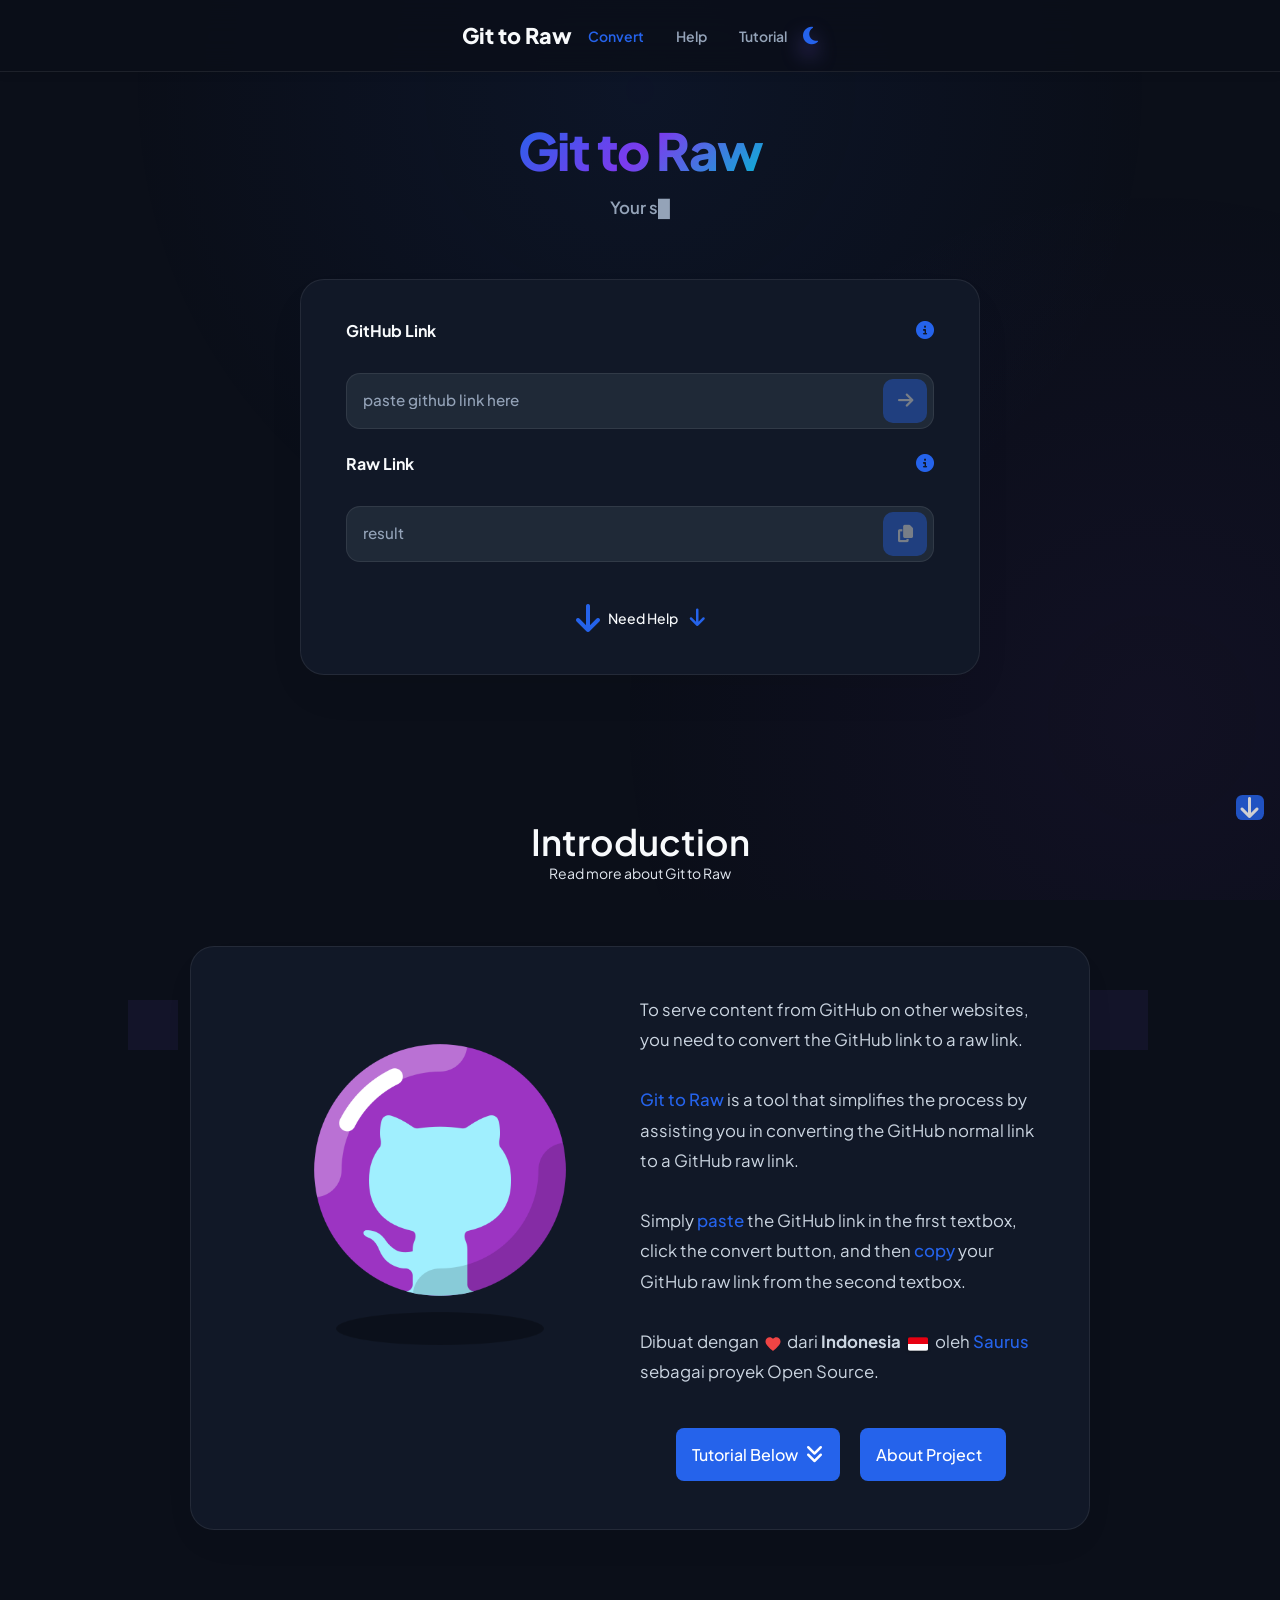
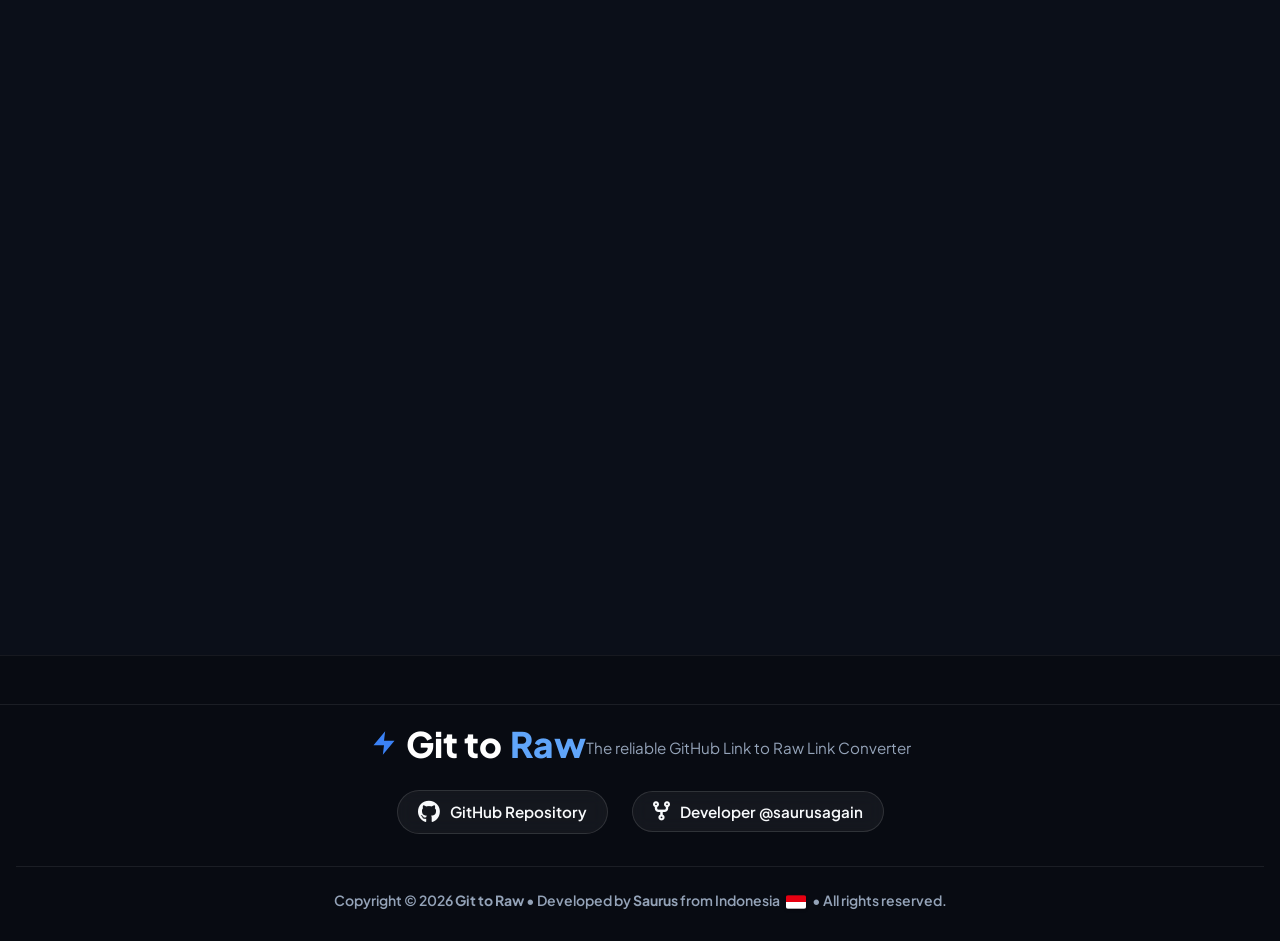
<file: index.html>
<!DOCTYPE html>
<html lang="en">

<head>
  <meta charset="UTF-8" />
  <meta name="viewport" content="width=device-width, initial-scale=1.0, maximum-scale=1, user-scalable=no" />
  <title>Git to Raw · GitHub Link to Raw Link Converter</title>
  <meta name="description" content="Your shortcut to Generate Raw GitHub Links" />
  <meta http-equiv="imagetoolbar" content="no" />

  <!-- https://search.google.com/search-console/about VERIFICATION -->
  <meta name="google-site-verification" content="ZjwLENSQF5lRd9NfQnFIDOsos5-Asxn52ugGb1NdEXM" />

  <!-- SITEMAP NEEDS! 
  https://sosteve.medium.com/your-next-js-website-isnt-on-google-time-to-fix-it-c8f92f515e35
  -->


  <!--==================== OPEN GRAPH META TAGS (FOR SOCIAL MEDIA PREVIEW) ===================== -->
  <!-- Facebook -->
  <meta property="og:title" content="Git to Raw">
  <meta property="og:description" content="Your shortcut to Generate Raw GitHub Links">
  <meta property="og:image" content="https://i.imgur.com/ceRkZe6.png">
  <meta property="og:url" content="https://saurusagain.github.io/git-to-raw/">
  <meta property="og:type" content="website">

  <!-- Twitter -->
  <meta name="twitter:card" content="summary_large_image">
  <meta name="twitter:title" content="Git to Raw">
  <meta name="twitter:description" content="Your shortcut to Generate Raw GitHub Links">
  <meta name="twitter:image" content="https://i.imgur.com/ceRkZe6.png">
  <meta name="twitter:url" content="https://saurusagain.github.io/git-to-raw/">

  <!-- Discord -->
  <meta property="twitter:site" content="@saurusagain">
  <meta property="twitter:creator" content="@saurusagain">
  <meta property="twitter:title" content="Git to Raw">
  <meta property="twitter:description" content="Your shortcut to Generate Raw GitHub Links">
  <meta property="twitter:image" content="https://i.imgur.com/ceRkZe6.png">

  <!-- Google -->
  <meta itemprop="name" content="Git to Raw">
  <meta itemprop="description" content="Your shortcut to Generate Raw GitHub Links">
  <meta itemprop="image" content="https://i.imgur.com/ceRkZe6.png">

  <!-- Pinterest -->
  <!-- Add Pinterest specific meta tags if needed -->

  <!-- Other Website -->
  <!-- Add specific meta tags for other websites if needed -->

  <!-- STRUCTURED DATA -->
  <script type="application/ld+json">
    {
      "@context": "https://schema.org",
      "@type": "WebSite",
      "name": "Git to Raw",
      "description": "Your shortcut to Generate Raw GitHub Links",
      "url": "https://saurusagain.github.io/git-to-raw/",
      "image": "https://i.imgur.com/ceRkZe6.png"
    }
  </script>

  <!--==================== UNICONS ====================-->
  <link rel="stylesheet" href="https://cdnjs.cloudflare.com/ajax/libs/font-awesome/6.5.1/css/all.min.css" />

  <!-- ====================PWA================== -->
  <link rel="manifest" href="manifest.json" />
  <!-- ios support -->
  <link rel="apple-touch-icon" href="assets/img/PwaImages/ios/32.png" />
  <link rel="apple-touch-icon" href="assets/img/PwaImages/ios/72.png" />
  <link rel="apple-touch-icon" href="assets/img/PwaImages/ios/100.png" />
  <link rel="apple-touch-icon" href="assets/img/PwaImages/ios/128.png" />
  <link rel="apple-touch-icon" href="assets/img/PwaImages/ios/144.png" />
  <link rel="apple-touch-icon" href="assets/img/PwaImages/ios/152.png" />
  <link rel="apple-touch-icon" href="assets/img/PwaImages/ios/192.png" />
  <link rel="apple-touch-icon" href="assets/img/PwaImages/ios/256.png" />
  <link rel="apple-touch-icon" href="assets/img/PwaImages/ios/512.png" />
  <meta name="apple-mobile-web-app-status-bar" content="#5779E0" />
  <!-- For Firefox and Firefox for Android -->
  <meta name="msapplication-navbutton-color" content="#5779E0">
  <meta name="apple-mobile-web-app-status-bar-style" content="#5779E0">
  <!-- For Chrome, Opera, and Safari -->
  <meta name="theme-color" content="#5779E0">

  <!-- ============FAVICONS============== -->
  <link rel="apple-touch-icon" sizes="180x180" href="assets/img/favicons/apple-touch-icon.png" />
  <link rel="icon" type="image/png" sizes="32x32" href="assets//img/favicons/favicon-32x32.png" />
  <link rel="icon" type="image/png" sizes="16x16" href="assets/img/favicons/favicon-16x16.png" />
  <link rel="icon" type="image/x-icon" href="assets/img/favicons/favicon.ico" />

  <!--==================== SWIPER CSS ====================-->
  <link rel="stylesheet" href="assets/css/swiper-bundle.min.css" />

  <!--==================== ANIMATE CSS ====================-->
  <link rel="stylesheet" href="assets/css/animate.min.css" />

  <!--==================== CSS ====================-->
  <link rel="stylesheet" href="assets/css/styles.css?v=2.0" />

  <!--==================== MATERIAL ICONS ====================-->
  <link rel="stylesheet" href="https://fonts.googleapis.com/icon?family=Material+Icons">

  <!--==================== ENHANCED MODERN STYLES ====================-->
  <link rel="stylesheet" href="assets/css/enhanced.css?v=2.0" />
</head>


<body class="dark-theme">

  <!-- ===================== CIRCLE BG ANIMATION LOOP ==================== -->
  <div class="circle_bubble__anim">
    <div></div>
    <div></div>
    <div></div>
    <div></div>
    <div></div>
    <div></div>
    <div></div>
    <div></div>
    <div></div>
    <div></div>
  </div>



  <!--==================== HEADER ====================-->
  <header class="header" id="header">
    <nav class="nav container">
      <a href="#" class="nav__logo noSelect">Git to Raw</a>

      <div class="nav__menu" id="nav-menu">
        <ul class="nav__list grid">

          <li class="nav__item">
            <a href="#convert" class="nav__link noSelect active-link">
              <i class="fa-solid fa-bolt nav__icon"></i> Convert
            </a>
          </li>


          <li class="nav__item">
            <a href="#help" class="nav__link noSelect">
              <i class="fa-solid fa-circle-question nav__icon"></i> Help
            </a>
          </li>

          <li class="nav__item">
            <a href="#tutorial" class="nav__link noSelect">
              <i class="fa-solid fa-play nav__icon"></i> Tutorial
            </a>
          </li>

          <!--
          <li class="nav__item">
            <a href="#about" class="nav__link noSelect">
              <i class="fa-solid fa-user nav__icon"></i> About
            </a>
          </li>
          -->

        </ul>
        <i class="fa-solid fa-xmark nav__close noSelect" id="nav-close"></i>
      </div>


      <div class="nav__btns">
        <!-- theme change button -->
        <i class="fa-solid fa-moon change-theme" id="theme-button"></i>

        <!-- navigation button -->
        <div class="nav__toggle noSelect" id="nav-toggle">
          <i class="uil uil-sort-amount-up nav-drawer"></i>
        </div>
      </div>
    </nav>
  </header>

  <!--==================== MAIN ====================-->

  <main class="main">

    <!--==================== CONVERT ====================-->

    <section class="convert section" id="convert">
      <h2 class="section__title convert__title">
        <convertTitleStyle>Git to Raw</convertTitleStyle>
      </h2>
      <span class="section__subtitle convert__subtitle">.</span>


      <div class="convert__container container grid">


        <div class="convert__form grid">

          <!-- INPUT/PASTE DATA HEADER -->
          <h3 class="contact-availability__title">GitHub Link  <span><i class="fa-solid fa-circle-info contact-availability__title_icon popup__button__clicker"></i></span>  </h3>

          <!-- GITHUB LINK INFO // contact-availability__title_icon popup__button__clicker ! -->
          <div class="popup__modal">
            <div class="popup__modal-content">
              <h4 class="popup__modal-title">GitHub Link Example</h4>
              <i class="fa-solid fa-xmark popup__modal-close"></i>
              <ul class="popup__modal-services grid">

                <li class="popup__modal-service">
                  <i class="fa-solid fa-angle-right popup__modal-icon"></i>
                  <p>
                    GitHub Link that can convert using Git to Raw should be look like this: <b class="popup__link_format"><br><br>https://github.com/user/project_name/blob/main/output-media/screenshot.png<br></b>
                  </p>
                </li>            

              </ul>
            </div>
          </div> 

          <!-- INPUT/PASTE DATA CONTENT -->
          <div class="convert__content">
            <input type="text" id="githubLink" class="convert__input inputted__text"
              placeholder="paste github link here" required autocomplete="off">
            <button type="" class="convert__btn" onclick="convertToRawLink()"><i
                class="fa-solid fa-arrow-right button__icon_center"></i>
            </button>
          </div>     
          

          <!-- OUTPUT/COPY DATA HEADER -->
          <h3 class="contact-availability__title">Raw Link  <span><i class="fa-solid fa-circle-info contact-availability__title_icon popup__button__clicker"></i></span>  </h3>

          <!-- RAW LINK INFO // contact-availability__title_icon popup__button__clicker ! -->
          <div class="popup__modal">
            <div class="popup__modal-content">
              <h4 class="popup__modal-title">Raw Link Sample Output</h4>
              <i class="fa-solid fa-xmark popup__modal-close"></i>
              <ul class="popup__modal-services grid">

                <li class="popup__modal-service">
                  <i class="fa-solid fa-angle-right popup__modal-icon"></i>
                  <p>
                    Raw Link output should be look like this: <b class="popup__link_format"><br><br>https://raw.githubusercontent.com/user/project_name/main/output-media/screenshot.png<br></b>
                  </p>
                </li>            

              </ul>
            </div>
          </div> 

          <!-- OUTPUT/COPY DATA CONTENT -->
          <div class="convert__content">
            <input type="text" id="rawLink" class="convert__input converted__text" placeholder="result" readonly>
            <button type="" class="convert__btn convert__copy_btn" onclick="copyRawLink()"><i
                class="fa-solid fa-copy button__icon_center"></i>
            </button>
          </div>

          <!--==================== NEED HELP ====================-->
          <div class="home__scroll">
            <a href="#help" class="home__scroll-button button--flex">
              <i class="fa-solid fa-arrow-down home__scroll-mouse"></i>
              <span class="home__scroll-name">Need Help</span>
              <i class="fa-solid fa-arrow-down home__scroll-arrow"></i>
            </a>
          </div>

        </div>

      </div>



    </section>

  </main>


  <!--==================== HELP ====================-->

  <section class="help section reveal fade-bottom" id="help">
    <h2 class="section__title">Introduction</h2>
    <span class="section__subtitle">Read more about Git to Raw</span>

    <div class="about__container container grid">
      <img src="assets/img/github1.png" alt="" class="about__img" />

      <div class="about__data">
        <p class="about__description">
          To serve content from GitHub on other websites, you need to convert the GitHub link to a raw link.
          <br><br>
          <colorTextHighlight>Git to Raw</colorTextHighlight> is a tool that simplifies the process by assisting you in
          converting the GitHub normal
          link to a GitHub raw link.
          <br><br>Simply <colorTextHighlight>paste</colorTextHighlight> the GitHub link in the first textbox,
          click the convert button, and then <colorTextHighlight>copy</colorTextHighlight> your GitHub raw link from the
          second textbox.
          <br><br>Dibuat dengan <svg class="heart-icon" xmlns="http://www.w3.org/2000/svg" viewBox="0 0 24 24" fill="#EF4444" style="width: 18px; height: 18px; display: inline-block; vertical-align: middle; margin: 0 2px;"><path d="M12 21.35l-1.45-1.32C5.4 15.36 2 12.28 2 8.5 2 5.42 4.42 3 7.5 3c1.74 0 3.41.81 4.5 2.09C13.09 3.81 14.76 3 16.5 3 19.58 3 22 5.42 22 8.5c0 3.78-3.4 6.86-8.55 11.54L12 21.35z"/></svg> dari <b>Indonesia</b> <svg class="flag-icon" xmlns="http://www.w3.org/2000/svg" viewBox="0 0 3 2" style="width: 20px; height: 14px; display: inline-block; vertical-align: middle; border-radius: 2px; box-shadow: 0 1px 3px rgba(0,0,0,0.3); margin: 0 4px;"><rect width="3" height="1" fill="#E70011"/><rect y="1" width="3" height="1" fill="#FFFFFF"/></svg> oleh <a href="https://github.com/saurusagain" target="_blank" rel="noopener noreferrer"><colorTextHighlight>Saurus</colorTextHighlight></a> sebagai proyek Open Source.
        </p>


        <!-- 2 BUTTONS BELOW -->

        <div class="about__btns__container">

          <!-- TRY IT NOW BUTTON -->
          <div class="about__buttons">
            <a href="#tutorial" class="button button--flex">
              Tutorial Below<i class="fa-solid fa-angles-down button__icon"></i></a>
          </div>

          <!-- SOURCE CODE BUTTON -->
          <div class="about__buttons">
            <a class="button button--flex popup__button__clicker">
              About Project<i class="fa-solid fa-user-exclamation button__icon"></i></a>
          </div>

          <!-- ABOUT PROJECT MODAL! -->
          <div class="popup__modal">
            <div class="popup__modal-content">
              <h4 class="popup__modal-title">About Project</h4>
              <i class="fa-solid fa-xmark popup__modal-close"></i>
              <ul class="popup__modal-services grid">

                <li class="popup__modal-service">
                  <i class="fa-solid fa-bolt popup__modal-icon" style="color: #3B82F6;"></i>
                  <p>
                    <b>Git to Raw</b> — Instant GitHub link to Raw content URL converter.
                  </p>
                </li>

                <li class="popup__modal-service">
                  <i class="fa-solid fa-user-astronaut popup__modal-icon" style="color: #10B981;"></i>
                  <p>
                    Developed by <b>Saurus</b> from Indonesia <svg class="flag-icon" xmlns="http://www.w3.org/2000/svg" viewBox="0 0 3 2" style="width: 20px; height: 14px; display: inline-block; vertical-align: middle; border-radius: 2px; box-shadow: 0 1px 3px rgba(0,0,0,0.3); margin: 0 4px;"><rect width="3" height="1" fill="#E70011"/><rect y="1" width="3" height="1" fill="#FFFFFF"/></svg>.
                    Check developer profile on <a href="https://github.com/saurusagain" target="_blank" rel="noopener noreferrer">
                      <colorTextHighlight>GitHub</colorTextHighlight></a>
                  </p>
                </li>

                <li class="popup__modal-service">
                  <i class="fa-brands fa-github popup__modal-icon" style="color: #60A5FA;"></i>
                  <p>
                    Open Source Repository: <a href="https://github.com/saurusagain/Git-to-raw" target="_blank" rel="noopener noreferrer">
                      <colorTextHighlight>saurusagain/Git-to-raw</colorTextHighlight></a>
                  </p>
                </li>

                <li class="popup__modal-service">
                  <i class="fa-solid fa-shield-halved popup__modal-icon" style="color: #F59E0B;"></i>
                  <p>
                    Fast, secure, client-side conversion with zero tracking and full privacy.
                  </p>
                </li>                

              </ul>
            </div>
          </div>

        </div>

      </div>
    </div>

  </section>


  <!--==================== TUTORIAL ====================-->

  <section class="tutorial section reveal fade-bottom" id="tutorial">
    <h2 class="section__title">Video Tutorial</h2>
    <span class="section__subtitle">Watch the Video Tutorial by Me</span>

    <div class="video__container">
      <iframe width="560" height="315" src="https://www.youtube-nocookie.com/embed/9mlEIw5V7vk" title="YouTube video player" frameborder="0" allow="accelerometer; autoplay; clipboard-write; encrypted-media; gyroscope; picture-in-picture; web-share" allowfullscreen></iframe>
    </div>


    
    <div class="video__btns__container">

      <!-- TRY NOW -->
      <div class="video__down_buttons">
        <a href="#convert" class="button button--flex">
          Try it Now!<i class="fa-solid fa-angles-up button__icon"></i></a>
      </div>

      <!-- SOURCE CODE -->
      <div class="video__down_buttons">
        <a href="https://youtube.com/@EMTechon?sub_confirmation=1" target="_blank" rel="noopener noreferrer" class="button button--flex">
          Subscribe<i class="fa-brands fa-youtube button__icon"></i></a>
      </div>

    </div>

  </section>




  <!--==================== FOOTER ====================-->

  <footer class="footer">

    <div class="footer__bg">
      <div class="footer__container container">

        <div class="footer__logo_container" style="text-align: center; margin-bottom: 1.5rem;">
          <div style="font-size: 2.2rem; font-weight: 800; color: #FFFFFF; display: inline-flex; align-items: center; justify-content: center; gap: 8px;"><svg class="bolt-icon" xmlns="http://www.w3.org/2000/svg" viewBox="0 0 24 24" fill="currentColor" style="width: 28px; height: 28px; display: inline-block; vertical-align: middle; color: #3B82F6;"><path d="M13 2L3 14h9l-1 8 10-12h-9l1-8z"/></svg> Git to <span style="color: #60A5FA;">Raw</span></div>
          <p style="color: #94A3B8; font-size: 0.95rem; margin-top: 0.5rem;">The reliable GitHub Link to Raw Link Converter</p>
        </div>

        <!------- GITHUB ONLY ------->
        <div class="footer__github_section" style="display: flex; justify-content: center; align-items: center; gap: 1.5rem; flex-wrap: wrap; margin-bottom: 2rem;">
          <a href="https://github.com/saurusagain/git-to-raw" target="_blank" rel="noopener noreferrer" class="footer__github_pill">
            <i class="fa-brands fa-github" style="font-size: 1.4rem;"></i>
            <span>GitHub Repository</span>
          </a>
          <a href="https://github.com/saurusagain" target="_blank" rel="noopener noreferrer" class="footer__github_pill">
            <i class="fa-solid fa-code-fork" style="font-size: 1.2rem;"></i>
            <span>Developer @saurusagain</span>
          </a>
        </div>

      </div>

      <p class="footer__copy" style="border-top: 1px solid rgba(255,255,255,0.08); padding-top: 1.5rem; color: #94A3B8;">Copyright © <span current-year></span> <b>Git to Raw</b> • Developed by <b>Saurus</b> from Indonesia <svg class="flag-icon" xmlns="http://www.w3.org/2000/svg" viewBox="0 0 3 2" style="width: 20px; height: 14px; display: inline-block; vertical-align: middle; border-radius: 2px; box-shadow: 0 1px 3px rgba(0,0,0,0.3); margin: 0 4px;"><rect width="3" height="1" fill="#E70011"/><rect y="1" width="3" height="1" fill="#FFFFFF"/></svg> • All rights reserved.</p>
    </div>

  </footer>

  <!--==================== SCROLL TOP ====================-->
  <a href="#convert" class="scrollup" id="scroll-up" title="Scroll to Top">
    <i class="uil uil-arrow-up scrollup__icon"></i>
  </a>

  <!--==================== SCROLL DOWN ====================-->
  <a href="#help" class="scrolldown" id="scroll-down" title="Scroll to down">
    <i class="fa-solid fa-arrow-down scrolldown__icon"></i>
  </a>

  <!--==================== SWIPER JS ====================-->
  <script src="assets/js/swiper-bundle.min.js"></script>

  <!--==================== SMTP (For Senting Emails) ====================-->
  <script src="assets/js/smtp.js"></script>

  <!--==================== reCAPTCHA ====================-->
  <!--
  <script src="https://www.google.com/recaptcha/enterprise.js?render=6LdUccImAAAAALa1N3ue9L4t8SVRdA3adp2aziIF"></script>
  -->
  <script src="https://www.google.com/recaptcha/api.js?render=6LdUccImAAAAALa1N3ue9L4t8SVRdA3adp2aziIF"></script>

  <!--==================== SVG INJECT ====================-->
  <!--
  <script src="assets/js/svg-inject.min.js"></script>  
  -->

  <!--==================== DISABLE WEB TOOLS ====================-->
  <!-- https://github.com/theajack/disable-devtool/tree/master 
  <script disable-devtool-auto src='https://cdn.jsdelivr.net/npm/disable-devtool'></script>    -->

  <!--==================== MAIN JS ====================-->
  <script src="assets/js/main.js?v=2.0"></script>



  <!--==================== LINKS (GITHUB ONLY) ====================-->
  <script>
    var github_Var = document.getElementsByClassName('github_Link');
    Array.from(github_Var).forEach(function (linkElement) {
      linkElement.href = 'https://github.com/saurusagain';
    });
  </script>



  <!-- ===================== SHOW/HIDE LOADER ==================== -->
  <script>
    function hideLoader() {
    var loadingElement = document.getElementById("loading");
    if (loadingElement) {
      loadingElement.style.opacity = '0';
      loadingElement.style.transition = 'opacity 0.4s ease';
      setTimeout(() => { loadingElement.style.display = "none"; }, 400);
    }
  }
  window.addEventListener('load', hideLoader);
  setTimeout(hideLoader, 1200);
  </script>

  <!-- =====================REGISTER SERVICE WORKER================ -->
  <script>
    if ("serviceWorker" in navigator) {
      window.addEventListener("load", function () {
        navigator.serviceWorker
          .register("/serviceWorker.js")
          .then((res) => console.log("service worker registered successfully"))
          .catch((err) => console.log("service worker not registered", err));
      });
    }
  </script>
</body>

</html>
</file>
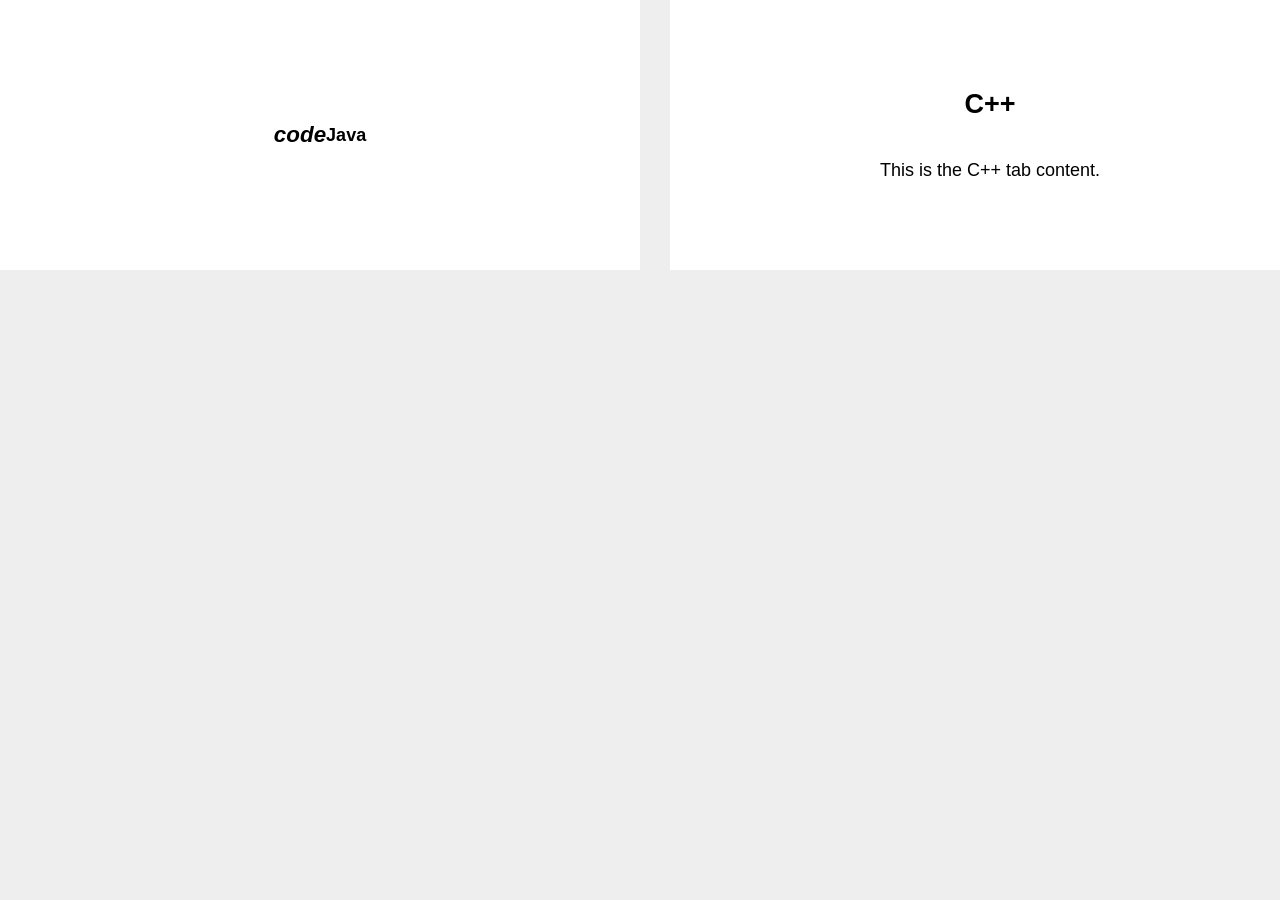
<file: test.html>
<!DOCTYPE html>
<html lang="en">

<head>
  <meta charset="utf-8" />
  <title>Swiper demo</title>
  <meta name="viewport" content="width=device-width, initial-scale=1, minimum-scale=1, maximum-scale=1" />
  <!-- Link Swiper's CSS -->
  <link rel="stylesheet" href="https://cdn.jsdelivr.net/npm/swiper@10/swiper-bundle.min.css" />

  <!-- Demo styles -->
  <style>
    html,
    body {
      position: relative;
      height: 100%;
    }

    body {
      background: #eee;
      font-family: Helvetica Neue, Helvetica, Arial, sans-serif;
      font-size: 14px;
      color: #000;
      margin: 0;
      padding: 0;
    }

    .swiper {
      width: 100%;
      height: 100%;
    }

    .tab-content {
      display: flex;
      flex-direction: column;
      justify-content: center;
      align-items: center;
      text-align: center;
    }

    .tab-content h2 {
      margin-top: 0;
    }

    .tab-content p {
      margin-bottom: 0;
    }

    .card {
      text-align: center;
      font-size: 18px;
      background: #fff;
      display: flex;
      justify-content: center;
      align-items: center;
      height: 30%; /* adjust height */
      flex-basis: 50%; /* Adjust this value as per your preference */
    }

    .plang__button_link {
      border: none;
      background: transparent;

      font-size: var(--h3-font-size);
      font-weight: var(--font-medium);
      cursor: pointer;
      display: flex;
      justify-content: center;
      align-items: center;
      color: var(--text-color);
      transition: transform 0.3s, opacity 0.3s;
    }

    .plang__button_link:hover {
      color: var(--first-color);
      /*animation while hovering */
      transform: scale(1.05);
      opacity: 0.9;
    }

    .plang__button_link i {
      font-size: 1.4rem;
      margin-right: var(--mb-0-25);
    }

    .plang__button_link.active {
      color: var(--first-color);
      font-weight: bold;
    }
  </style>
</head>

<body>
  <!-- Swiper -->
  <div class="swiper mySwiper">
    <div class="swiper-wrapper">
      <div class="swiper-slide card">
        <!-- Java Tab Content -->
        <div class="tab-content" id="java-content">
          <li class="plang__tabs_item">
            <button type="button" class="plang__button_link active"
              onclick="showTab('java-content', this); changeBackgroundImage('assets/img/skills/java.svg')">
              <i class="material-icons">code</i>Java
          </li>
        </div>
      </div>
      <div class="swiper-slide card">
        <!-- C++ Tab Content -->
        <div class="tab-content" id="cpp-content">
          <h2>C++</h2>
          <p>This is the C++ tab content.</p>
        </div>
      </div>
      <div class="swiper-slide card">
        <!-- C# Tab Content -->
        <div class="tab-content" id="csharp-content">
          <h2>C#</h2>
          <p>This is the C# tab content.</p>
        </div>
      </div>
      <div class="swiper-slide card">
        <!-- C Tab Content -->
        <div class="tab-content" id="c-content">
          <h2>C</h2>
          <p>This is the C tab content.</p>
        </div>
      </div>
      <div class="swiper-slide card">
        <!-- HTML Tab Content -->
        <div class="tab-content" id="html-content">
          <h2>HTML</h2>
          <p>This is the HTML tab content.</p>
        </div>
      </div>
      <div class="swiper-slide card">
        <!-- Android Tab Content -->
        <div class="tab-content" id="android-content">
          <h2>Android</h2>
          <p>This is the Android tab content.</p>
        </div>
      </div>
    </div>
  </div>

  <!-- Swiper JS -->
  <script src="https://cdn.jsdelivr.net/npm/swiper@10/swiper-bundle.min.js"></script>

  <!-- Initialize Swiper -->
  <script>
    var swiper = new Swiper(".mySwiper", {
      slidesPerView: 3,
      spaceBetween: 30,
      pagination: {
        el: ".swiper-pagination",
        clickable: true,
      },
    });
  </script>
</body>

</html>
</file>
<file: assets/css/styles.css>
/*==================== GOOGLE FONTS ====================*/

@import url('https://fonts.cdnfonts.com/css/poppins?styles=20394,20397,20398,20387,20388,20390,20391,20392,20393,20395,20396,20383,20384,20385,20386,20381,20382');


/** Montserrat-Alt1 Light **/
@font-face {
  font-family: "Montserrat-Alt1";
  font-weight: 300;
  font-style: normal;
  src: url("/assets/fonts/MontserratAlt1-Light.woff2") format("woff2"),
    url("/assets/fonts/MontserratAlt1-Light.woff") format("woff");
}

/*==================== VARIABLES CSS ====================*/

:root {
  --header-height: 3.2rem;
  /*========== Colors ==========*/
  /* Change favorite color */
  --hue-color: 250;
  /*Purple 250 - Green 142 - Blue 230 - Pink 340*/
  /* HSL color mode */
  --first-color: hsl(var(--hue-color), 69%, 61%);
  --first-color-second: hsl(var(--hue-color), 69%, 61%);
  --first-color-alt: hsl(var(--hue-color), 57%, 53%);
  --first-color-lighter: hsl(var(--hue-color), 92%, 85%);
  --first-color-lighter-transparent: hsl(var(--hue-color), 92%, 85%, 0.5);
  /* floating animation bg color */
  --title-color: hsl(var(--hue-color), 8%, 15%);
  --text-color: hsl(var(--hue-color), 8%, 45%);
  --text-color-light: hsl(var(--hue-color), 8%, 65%);
  --input-color: hsl(var(--hue-color), 70%, 96%);
  --body-color: hsl(var(--hue-color), 60%, 99%);
  /* BASE COLOR: BLACK THEME & WHITE THEME */
  --container-color: #fff;
  --text-color-white: #fff;
  --scroll-bar-color: hsl(var(--hue-color), 12%, 90%);
  --scroll-thumb-color: hsl(var(--hue-color), 12%, 65%);
  --scroll-thumb-color-hovered: hsl(var(--hue-color), 12%, 55%);
  --shadow: hsl(var(--hue-color), 92%, 85%, 50);
  /* filter drop shadow */
  --text-highlight-gradient-1: linear-gradient(to left, #B374F8, #4da3ff);

  /*========== Font and typography ==========*/
  --body-font: "Poppins", sans-serif;
  --body-font2: "Montserrat-Alt1", normal;
  /* .5rem = 8px, 1rem = 16px, 1.5rem = 24px ... */
  --huge-font-size: 5rem;
  --big-font-size: 2rem;
  --h1-font-size: 1.5rem;
  --h2-font-size: 1.25rem;
  --h3-font-size: 1.125rem;
  --h4-font-size: 1.130rem;
  --normal-font-size: 0.938rem;
  --small-font-size: 0.813rem;
  --smaller-font-size: 0.75rem;
  /*========== Font weight ==========*/
  --font-light: 300;
  --font-normal: 400;
  --font-medium: 500;
  --font-semi-bold: 600;
  --font-bold: 800;
  /*========== Margines ==========*/
  /* .25rem = 4px, .5rem = 8px, .75rem = 12px ... */
  --mb-0: 0rem;
  --mb-0-25: 0.25rem;
  --mb-0-5: 0.5rem;
  --mb-0-75: 0.75rem;
  --mb-1: 1rem;
  --mb-1-5: 1.5rem;
  --mb-2: 2rem;
  --mb-2-5: 2.5rem;
  --mb-3: 3rem;
  /*========== z index ==========*/
  --z-tooltip: 10;
  --z-fixed: 100;
  --z-modal: 200;
}

/* Font size for large devices */
@media screen and (min-width: 968px) {
  :root {
    --big-font-size: 3rem;
    --h1-font-size: 2.25rem;
    --h2-font-size: 1.5rem;
    --h3-font-size: 1.25rem;
    --normal-font-size: 1rem;
    --small-font-size: 0.875rem;
    --smaller-font-size: 0.813rem;
  }
}

/*========== Variables Dark theme ==========*/

body.dark-theme {
  /* HSL color mode */
  --shadow: hsl(var(--hue-color), 69%, 61%, 0.7);
  /* filter drop shadow */
  --first-color-lighter-transparent: hsl(var(--hue-color), 69%, 61%, 0.08);
  /* floating animation bg color */
  --first-color-second: hsl(var(--hue-color), 30%, 8%);
  --title-color: hsl(var(--hue-color), 8%, 95%);
  --text-color: hsl(var(--hue-color), 8%, 75%);
  --input-color: hsl(var(--hue-color), 29%, 16%);
  --body-color: hsl(var(--hue-color), 28%, 12%);
  --container-color: hsl(var(--hue-color), 29%, 16%);
  --scroll-bar-color: hsl(var(--hue-color), 12%, 20%);
  --scroll-thumb-color: hsl(var(--hue-color), 12%, 40%);
  --scroll-thumb-color-hovered: hsl(var(--hue-color), 12%, 60%);
}

/*========== Button Dark/Light ==========*/

.nav__btns {
  display: flex;
  align-items: center;
}

.nav__btns i {
  font-size: var(--h1-font-size);
  /* Adjust the size as of icons */
}

.change-theme {
  font-size: 1.25rem;
  color: var(--first-color);
  margin-right: var(--mb-1);
  cursor: pointer;
  transition: transform 0.3s, opacity 0.3s;

  /* ANIMATION */
  animation-name: rotate;
  animation-duration: 0.7s;
  animation-iteration-count: 12;
  animation-play-state: running;
  filter: drop-shadow(0px 10px 10px var(--shadow));
}

.change-theme:hover {
  color: var(--first-color);
  transform: rotate(360deg);
  filter: drop-shadow(0px 5px 5px var(--shadow));
}


@keyframes rotate {
  0% {
    transform: rotate(0);
  }

  100% {
    transform: rotate(360deg);
  }
}


/*==================== BASE ====================*/

* {
  box-sizing: border-box;
  padding: 0;
  margin: 0;
}

html {
  scroll-behavior: smooth;
}

body {
  margin: 0 0 var(--header-height) 0;
  font-family: var(--body-font);
  font-size: var(--normal-font-size);
  background-color: var(--body-color);
  color: var(--text-color);

  /* DISABLE COPYING TEXT */
  -webkit-user-select: none;
  /* Disable text selection for WebKit browsers */
  -moz-user-select: none;
  /* Disable text selection for Mozilla browsers */
  -ms-user-select: none;
  /* Disable text selection for Microsoft browsers */
  user-select: none;
  /* Disable text selection for all browsers */

  overflow-x: hidden;

}

h1,
h2,
h3,
h4 {
  color: var(--title-color);
  font-weight: var(--font-semi-bold);
}

ul {
  list-style: none;
}

a {
  text-decoration: none;
}


img {
  max-width: 100%;
  height: auto;
  pointer-events: none;
  /* Disable Saving Image */
}

.color__text_highlight,
colorTextHighlight {
  color: var(--first-color);
  /* Change the color to your desired value */
  font-weight: var(--font-medium);
}

/*==================== REUSABLE CSS CLASSES ====================*/

.noSelect {
  -webkit-touch-callout: none;
  -webkit-user-select: none;
  -khtml-user-select: none;
  -moz-user-select: none;
  -ms-user-select: none;
  user-select: none;
  -webkit-tap-highlight-color: transparent;
  -moz-tap-highlight-color: transparent;
  -ms-tap-highlight-color: transparent;
}

.section {
  padding: 4rem 0 6rem;
}

.section__title {
  font-size: var(--h1-font-size);
}

.section__subtitle {
  display: block;
  font-size: var(--small-font-size);
  margin-bottom: var(--mb-3);
}

.section__title,
.section__subtitle {
  text-align: center;
}



/*==================== LAYOUT ====================*/

.container {
  max-width: 768px;
  margin-left: var(--mb-1-5);
  margin-right: var(--mb-1-5);
}

.grid {
  display: grid;
  gap: 1.5rem;
}

header {
  width: 100%;
  position: fixed;
  bottom: 0;
  left: 0;
  z-index: var(--z-fixed);
  background-color: var(--body-color);
  box-shadow: 0 1px 10px rgba(0, 0, 0, 0.10);
}

/*==================== NAV ====================*/

.nav {
  max-width: 968px;
  height: var(--header-height);
  display: flex;
  justify-content: space-between;
  align-items: center;
}

.nav__logo,
.nav__toggle {
  color: var(--title-color);
  font-weight: var(--font-medium);
}

.nav__logo:hover {
  color: var(--first-color);
}

.nav__toggle {
  font-size: 1.1rem;
  cursor: pointer;
}

.nav__toggle:hover {
  color: var(--first-color);
}

@media screen and (max-width: 767px) {
  .nav__menu {
    /* nav__toggle Design on Popup */
    position: fixed;
    bottom: -100%;
    left: 0;
    width: 100%;
    background-color: var(--body-color);
    padding: 2rem 1.5rem 4rem;
    box-shadow: 0 -1px 4px rgba(0, 0, 0, 0.30);
    border-radius: 1.5rem 1.5rem 0 0;
    transition: 0.3s;
  }
}

.nav__list {
  grid-template-columns: repeat(3, 1fr);
  gap: 2rem;
}

.nav__link {
  display: flex;
  flex-direction: column;
  align-items: center;
  font-size: var(--small-font-size);
  color: var(--title-color);
  font-weight: var(--font-medium);
  transition: transform 0.3s, opacity 0.3s;
}

.nav__link:hover {
  color: var(--first-color);
  /*animation while hovering */
  transform: scale(1.08);
  opacity: 0.9;
}

.nav__icon {
  font-size: 1.2rem;
}

.nav__close {
  position: absolute;
  right: 1.3rem;
  bottom: 0.5rem;
  font-size: 1.5rem;
  cursor: pointer;
  color: var(--first-color);
}

.nav__close:hover {
  color: var(--first-color-alt);
}

/* show menu */

.show-menu {
  bottom: 0;
}

/* Active link */

.active-link {
  color: var(--first-color);
}

/* Change background header */

.scroll-header {
  box-shadow: 0 -1px 4px rgba(0, 0, 0, 0.15);
}




/*===================== LOADER ====================*/

#loading {
  position: fixed;
  display: flex;
  flex-direction: column;
  justify-content: center;
  align-items: center;
  left: 0;
  bottom: 0;
  width: 100%;
  height: 100%;
  opacity: 0.9;
  background-color: var(--first-color);
  z-index: 101;

  -webkit-backdrop-filter: blur(85px);
  /* Safari 9+, Safari on iOS 9+ */
  backdrop-filter: blur(85px);
  /* Modern Browsers */
}



.loader {
  display: flex;
  align-items: center;
  flex-direction: column;
  color: #fff;
  font-weight: bold;
  font-size: 20vh;
  opacity: 0.8;
  animation: pulse 3.0s infinite;
  /* speed of animation */
}

.loader img {
  display: block;
  width: 500px;
  margin: 0 auto;
  /* Center the image horizontally */
  margin-top: calc(50vh - 480px);
  /* Center the image vertically */
  margin-bottom: 10px;
  animation: pulse 3.0s infinite;
  /* Speed of animation */
}

.loading__copyright {
  position: fixed;
  left: 0;
  right: 0;
  bottom: 30px;
  font-size: var(--small-font-size);
  font-weight: var(--font-normal);
  color: var(--text-color-white);
  text-align: center;
}

.loading__description {
  left: 0;
  right: 0;
  margin-top: var(--mb-0-75);
  letter-spacing: 0.05em;
  font-size: var(--smaller-font-size);
  font-weight: var(--font-light);
  color: var(--text-color-white);
  text-align: center;
}

.loader .bar {
  display: flex;
  justify-content: center;
  margin-top: 0;
  /* Remove the margin-top */
}

.loader .bar span {
  width: 6px;
  height: 6px;
  background: white;
  display: inline-block;
  border-radius: 50%;
  opacity: 0;
  animation: loading 3000ms ease-in-out infinite;
  margin: 0 2px;
  /* Add a small margin between the spans */
}

.loader .bar span:nth-child(5) {
  animation-delay: 100ms;
}

.loader .bar span:nth-child(4) {
  animation-delay: 200ms;
}

.loader .bar span:nth-child(3) {
  animation-delay: 300ms;
}

.loader .bar span:nth-child(2) {
  animation-delay: 400ms;
}

.loader .bar span:nth-child(1) {
  animation-delay: 500ms;
}

@keyframes loading {
  0% {
    transform: translateX(-350px);
    opacity: 0;
  }

  35%,
  65% {
    transform: translateX(0px);
    opacity: 1;
  }

  100% {
    transform: translateX(350px);
    opacity: 0;
  }
}

@keyframes fade-in {
  0% {
    opacity: 0;
  }

  100% {
    opacity: 1;
  }
}

@keyframes pulse {
  to {
    transform: scale(0.9);
    opacity: 0.6;
  }
}



/*===================== SCROLLING ANIMATION ====================*/


.reveal {
  position: relative;
  opacity: 0;
}

.reveal.active {
  opacity: 1;
}

.active.fade-bottom {
  -webkit-animation: fade-bottom 0.8s linear;
  -moz-animation: fade-bottom 0.8s linear;
  animation: fade-bottom 0.8s linear;
}

.active.fade-left {
  -webkit-animation: fade-bottom 0.8s linear;
  -moz-animation: fade-bottom 0.8s linear;
  animation: fade-left 0.4s ease-in;
}

.active.fade-right {
  -webkit-animation: fade-bottom 0.8s linear;
  -moz-animation: fade-bottom 0.8s linear;
  animation: fade-right 0.5s ease-in;
}

@keyframes fade-bottom {
  0% {
    -webkit-transform: translateY(50px);
    transform: translateY(50px);
    opacity: 0;
  }

  100% {
    -webkit-transform: translateY(0px);
    transform: translateY(0);
    opacity: 1;
  }
}

@keyframes fade-left {
  0% {
    transform: translateX(-50px);
    opacity: 0;
  }

  100% {
    transform: translateX(0);
    opacity: 1;
  }
}

@keyframes fade-right {
  0% {
    transform: translateX(50px);
    opacity: 0;
  }

  100% {
    transform: translateX(0);
    opacity: 1;
  }
}


/*==================== BUTTONS ====================*/

.button {
  display: inline-block;
  background-color: var(--first-color);
  color: #fff;
  padding: 1rem;
  border-radius: 0.5rem;
  font-weight: var(--font-medium);
  font-family: var(--body-font);
  transition: transform 0.3s, opacity 0.3s;
}

.button:hover {
  background-color: var(--first-color-alt);
  /*animation while hovering */
  transform: scale(1.05);
  opacity: 0.9;
}

.button__icon {
  font-size: 1.25rem;
  margin-left: var(--mb-0-5);
  transition: 0.3s;
}

.button__icon_large {
  font-size: 1.60rem;
  font-weight: var(--font-medium);
  margin-left: var(--mb-0-5);
  transition: 0.3s;
}

.button__icon_center {
  font-size: 1.25rem;
  transition: 0.3s;
}

.button--white {
  background-color: #fff;
  color: var(--first-color);
}

.button--white:hover {
  background-color: #fff;
  box-shadow: 0 0 10px #fff;
}

.button--flex {
  display: inline-flex;
  align-items: center;
}

.button--small {
  padding: 0.75rem 1rem;
}

.button--super--small {
  padding: 0.10rem 1rem;
}

.button--link {
  padding: 0;
  background-color: transparent;
  color: var(--first-color);
}

.button--link:hover {
  background-color: transparent;
  color: var(--first-color-alt);
}




/*==================== CONVERT ====================*/

.convert__title {
  font-size: var(--big-font-size);
  font-weight: var(--font-bold);
  /* filter: drop-shadow(0px 5px 5px var(--shadow)); */
}

.contact-availability__title_icon {
  font-size: 1.20rem;
  color: var(--first-color);
  cursor: pointer;
}

.convert__subtitle {
  color: var(--text-color);
  font-size: var(--normal-font-size);
  font-weight: var(--font-semi-bold);
  margin-bottom: 5rem;

  overflow-wrap: break-word;
  animation: typing 3s steps(30, end) infinite;
}


/* GRADIENT MAIN TITLE COLOR */
convertTitleStyle {
  background: linear-gradient(to right,
      #B374F8 20%,
      #4da3ff 30%,
      #3593f7 70%,
      #b272f7 80%);
  -webkit-background-clip: text;
  background-clip: text;
  -webkit-text-fill-color: transparent;
  text-fill-color: transparent;
  background-size: 500% auto;
  animation: textShine 5s ease-in-out infinite alternate;
}

/* SOURCE: https://www.amitmerchant.com/animated-gradient-effect-in-css/ */

@keyframes textShine {
  0% {
    background-position: 0% 50%;
  }

  100% {
    background-position: 100% 50%;
  }
}


.convert__container {
  display: flex;
  justify-content: center;
  align-items: center;
  row-gap: 3rem;
}

.convert__content {
  position: relative;
  /* Add position property */
  display: flex;
  /* Add display property */
  align-items: center;
  /* Add align-items property */
  background-color: var(--input-color);
  border-radius: 0.5rem;
  padding: 0.75rem 1rem 0.50rem;
  justify-content: space-between;
  /* Add justify-content property */
}

.convert__input {
  flex: 1;
  align-items: center;
  /* Add align-items property */
  min-width: 0;
  max-width: calc(100% - 45px);
  /* Adjust the value based on your button width and padding */
  background-color: var(--input-color);
  color: var(--text-color);
  font-family: var(--body-font);
  font-size: var(--normal-font-size);
  border: none;
  outline: none;
  padding: 0.5rem 0.5rem 0.5rem 0;
  resize: none;
  overflow: hidden;
  text-overflow: ellipsis;
  white-space: nowrap;
}

/* MOUSE COPY BACKGROUND COLOR */
.convert__input::selection {
  background-color: var(--first-color-lighter);
  color: var(--text-color-white);
}


/* DISABLED COPY BUTTON */
.convert__btn:disabled {
  cursor: not-allowed;
  opacity: 0.5;
}


/* FIX THE AUTOFILL COLOR */
/*
input:-webkit-autofill,
input:-webkit-autofill:hover,
input:-webkit-autofill:focus,
input:-webkit-autofill:active { 
    -webkit-background-clip: text;
    -webkit-text-fill-color: var(--text-color);
    -webkit-background-clip: text;
} */
/* answer from: https://stackoverflow.com/a/75295943 */


.convert__btn {
  position: absolute;
  top: 0;
  right: 0;
  cursor: pointer;
  display: flex;
  align-items: center;
  background-color: var(--first-color);
  color: #fff;
  padding: 0.90rem 1rem;
  /*height and width of button */
  border-radius: 0.5rem;
  font-weight: var(--font-medium);
  font-family: var(--body-font);
  font-size: 1rem;
  outline: none;
  border: none;
  box-shadow: none;
}




.home__scroll {
  margin-top: var(--mb-2);
  display: block;
}

.home__scroll-button {
  color: var(--first-color);
  transition: 0.3s;
}

.home__scroll-button:hover {
  transform: translateY(0.25rem);
}

.home__scroll-mouse {
  font-size: 2rem;
}

.home__scroll-name {
  font-size: var(--small-font-size);
  color: var(--title-color);
  font-weight: var(--font-medium);
  margin-right: var(--mb-0-25);
}

.home__scroll-arrow {
  font-size: 1.25rem;
}





/*==================== ABOUT ====================*/


.about__img {
  width: 200px;
  border-radius: 0.5rem;
  justify-self: center;
  align-self: normal;
  transition: transform 0.3s, opacity 0.3s;
}

.about__img:hover {
  filter: drop-shadow(0px 10px 10px var(--shadow));
  /*animation while hovering */
  transform: scale(1.03);
  opacity: 0.9
}

.about__description {
  text-align: center;
  margin-bottom: var(--mb-2-5);
}

.about__info {
  display: flex;
  justify-content: space-evenly;
  margin-bottom: var(--mb-2-5);
}

.about__info-title {
  font-size: var(--h2-font-size);
  font-weight: var(--font-semi-bold);
  color: var(--title-color);
}

.about__info-name {
  font-size: var(--smaller-font-size);
}

.about__info-name,
.about__info-title {
  display: block;
  text-align: center;
}

.about__btns__container {
  display: flex;
  justify-content: center;
  align-items: center;
  margin-top: 20px;
}

.about__buttons {
  display: flex;
  justify-content: center;
  align-items: center;
  margin: 0 10px;
}




/*==================== MODAL ====================*/

.popup__modal {
  position: fixed;
  top: 0;
  left: 0;
  bottom: 0;
  right: 0;
  background-color: rgba(0, 0, 0, 0.5);
  display: flex;
  justify-content: center;
  align-items: center;
  padding: 0 1rem;
  z-index: var(--z-modal);
  opacity: 0;
  visibility: hidden;
  transform: 0.3s;
}

.popup__modal-content {
  position: relative;
  background-color: var(--container-color);
  padding: 1.5rem;
  border-radius: 0.5rem;
}

.popup__modal-services {
  row-gap: 1rem;
}

.popup__modal-service {
  display: flex;
}

.popup__modal-title {
  font-size: var(--h3-font-size);
  font-weight: var(--font-medium);
  margin-bottom: var(--mb-1-5);
}

.popup__modal-close {
  position: absolute;
  top: 1rem;
  right: 1rem;
  font-size: 1.5rem;
  color: var(--first-color);
  background: none;
  border: none;
  cursor: pointer;
}

.popup__modal-icon {
  color: var(--first-color);
  margin-right: var(--mb-0-25);
}

.popup__link_format {
  word-break: break-all;
}

/* Active Modal */

.active-modal {
  opacity: 1;
  visibility: visible;
}

.disable-scroll {
  overflow: hidden;
}




/*==================== VIDEO CONTAINER ====================*/

.video__container {
  position: relative;
  display: flex;
  justify-content: center;
  align-items: center;
  max-width: 300px;
  margin: 0 auto;
}

.video__container iframe {
  width: 100%;
}


.video__btns__container {
  display: flex;
  justify-content: center;
  align-items: center;
  margin-top: 30px;
}

.video__down_buttons {
  margin: 0 10px;
}




/*==================== FOOTER ====================*/

.footer {
  padding-top: 2rem;
}

.footer__container {
  row-gap: 3.5rem;
}

.footer__bg {
  background-color: var(--first-color-second);
  padding: 2rem 0 3rem;
}

.footer__links {
  display: flex;
  flex-direction: column;
  row-gap: 1.5rem;
}

.footer__link {
  transition: transform 0.3s, opacity 0.3s;
}

.footer__link:hover {
  color: var(--first-color-lighter);
  /*animation while hovering */
  transform: scale(1.05);
  opacity: 0.9;
}

.footer__social {
  font-size: 1.25rem;
  margin-right: var(--mb-1-5);
}

.footer__social:hover {
  color: var(--first-color-lighter);
}

.footer__copy {
  font-size: var(--smaller-font-size);
  text-align: center;
  color: #fff;
  margin-top: var(--mb-0-5);
}

.footer__title,
.footer__subtitle,
.footer__link,
.footer__social {
  color: #fff;
}


/* MY OFFICIAL LOGO "CONTAINER" */
.footer__logo_container {
  display: flex;
  justify-content: center;
  align-items: center;
  transition: transform 0.3s, opacity 0.3s;
}

.footer__logo_container:hover {
  /*animation while hovering */
  transform: scale(1.09);
  opacity: 0.9;
}

/* MY OFFICIAL LOGO */
.footer__logo_image {
  width: 40%;
  /* Adjust the width as desired */
}



/* SOCIAL MEDIA ICONS CONTAINER */
.footer__socialmedia_container {
  display: flex;
  justify-content: center;
  align-items: center;
}

/* SOCIAL MEDIA MARGIN */
.footer__socialmedia {
  margin: 0 10px;
  /* Adjust the margin */
}

/* FOOTER SOCIAL MEDIA ICON */
.footer__socialmedia_icon {
  font-size: 1rem;
  color: var(--text-color-white);
}


/* FOOTER__HOVER EFFECT AND SETTINGS */
.footer__hover_text {
  display: none;
  color: var(--text-color-white);
  font-size: var(--smaller-font-size);
  font-weight: var(--font-medium);
}

.footer__socialmedia:hover .footer__hover_text {
  display: inline;
}


/* FOOTER HOVER ON EACH SOCIAL MEDIA */
.ft_1,
.ft_2,
.ft_3,
.ft_4,
.ft_5 {
  transition: transform 0.3s, opacity 0.3s;
}

.ft_1:hover,
.ft_2:hover,
.ft_3:hover,
.ft_4:hover,
.ft_5:hover {
  filter: drop-shadow(0px 12px 12px var(--shadow));
  /*animation while hovering */
  transform: scale(1.09);
  opacity: 0.9;
}


/*========== BUTTON FOR SEND EMAIL ==========*/

.btn__Email {
  cursor: pointer;
  display: inline-block;
  background-color: var(--first-color);
  color: #fff;
  padding: 0.75rem 1rem;
  border-radius: 0.5rem;
  font-weight: var(--font-medium);
  font-family: var(--body-font);
  font-size: 1rem;
  width: 185px;
  /* Adjust the width as per your requirement */
  transition: transform 0.3s, opacity 0.3s;

  outline: none;
  /* Remove outline */
  border: none;
  /* Remove border */
  box-shadow: none;
  /* Remove box shadow */
}

.btn__Email.button--flex {
  display: inline-flex;
  align-items: center;
}




/*========== SCROLL UP ==========*/

.scrollup {
  position: fixed;
  right: 1rem;
  bottom: -20%;
  background-color: var(--first-color);
  opacity: 0.8;
  padding: 0 0.3rem;
  border-radius: 0.4rem;
  z-index: var(--z-tooltip);
  transform: 1s;
  transition: transform 0.3s, opacity 0.3s;
}

.scrollup:hover {
  background-color: var(--first-color-alt);
  transform: translateY(-0.25rem);
}

.scrollup__icon {
  font-size: 1.5rem;
  color: #fff;
}

/* Show scroll */

.show-scroll {
  bottom: 5rem;
}


/*========== SCROLL DOWN ==========*/

.scrolldown {
  position: fixed;
  right: 1rem;
  bottom: -20%;
  background-color: var(--first-color);
  opacity: 0.8;
  padding: 0 0.3rem;
  border-radius: 0.4rem;
  z-index: var(--z-tooltip);
  transform: 1s;
  transition: transform 0.3s, opacity 0.3s;
}

.scrolldown:hover {
  background-color: var(--first-color-alt);
  transform: translateY(0.25rem);
}

.scrolldown__icon {
  font-size: 1.5rem;
  color: #fff;
}

.show-scrolldown {
  bottom: 5rem;
}





/*========== SCROLL BAR CUSTOMIZATION ==========*/

::-webkit-scrollbar {
  width: 0.6rem;
  background-color: var(--scroll-bar-color);
  border-radius: 0.5rem;
}

::-webkit-scrollbar-thumb {
  background-color: var(--scroll-thumb-color);
  border-radius: 0.5rem;
}

::-webkit-scrollbar-thumb:hover {
  background-color: var(--scroll-thumb-color-hovered);
}










/*==================== MEDIA QUERIES ====================*/


/*=== FOR SMALL DEVICES, CELLPHONES | 350px below ===*/

@media screen and (max-width: 350px) {
  .loader {
    font-size: 11vh;
  }

  .container {
    margin-left: var(--mb-1);
    margin-right: var(--mb-1);
  }

  .nav__menu {
    padding: 2rem 0.25rem 4rem;
  }

  .nav__list {
    column-gap: 0;
  }

  .popup__modal {
    padding: 0 0.5rem;
  }

  .footer__logo_image {
    width: 50%;
    /* Adjust the width as desired */
  }

  .footer__logo_container {
    margin-top: var(--mb-2);
  }

}



/*=== FOR MODERN PHONES | 351px above ===*/

@media screen and (min-width: 351px) {
  .loader {
    font-size: 13vh;
  }

  .convert__title {
    font-size: 3rem;
  }

  .convert__subtitle {
    font-size: var(--normal-font-size);
    margin-bottom: 5rem;
  }

  .footer__logo_image {
    width: 50%;
    /* Adjust the width as desired */
  }

  .footer__logo_container {
    margin-top: var(--mb-2);
  }

  .convert__form {
    width: 500px;
  }

}


/*=== FOR MEDIUM DEVICES, TABLET | 568px above ===*/

@media screen and (min-width: 568px) {
  .loader {
    font-size: 14vh;
  }

  .convert__container,
  .footer__container {
    grid-template-columns: repeat(1, 1fr);
  }

  .convert__title {
    font-size: 3.5rem;
  }

  .convert__subtitle {
    font-size: var(--h3-font-size);
    margin-bottom: 7rem;
  }

  .about__container {
    grid-template-columns: repeat(2, 1fr);
  }

  .video__container {
    max-width: 400px;
  }


  .footer__socials {
    justify-self: flex-end;
  }

  .footer__logo_image {
    width: 40%;
    /* Adjust the width as desired */
  }

}



/*=== FOR TABLET | 768px above ===*/

@media screen and (min-width: 768px) {
  .loader {
    font-size: 16vh;
  }

  .container {
    margin-left: auto;
    margin-right: auto;
  }

  body {
    margin: 0;
  }

  .section {
    padding-top: 8rem;
    padding-bottom: 8rem;
  }

  .section__subtitle {
    margin-bottom: 4rem;
  }

  .nav__btns i {
    font-size: var(--h3-font-size);
    /* Adjust the size as of icons */
  }

  .header {
    top: 0;
    bottom: initial;
  }

  .header,
  .main,
  .footer__container {
    padding: 0 1rem;
  }

  .nav {
    height: calc(var(--header-height) + 1.5rem);
    column-gap: 1rem;
  }

  .nav__icon,
  .nav__close,
  .nav__toggle {
    display: none;
  }

  .nav__list {
    display: flex;
    column-gap: 2rem;
  }

  .nav__menu {
    margin-left: auto;
  }

  .change-theme {
    margin: 0;
  }


  .home__scroll {
    display: block;
  }


  .about__container {
    column-gap: 0rem;
  }

  .about__img {
    width: 350px;
  }

  .about__description {
    text-align: initial;
  }

  .about__info {
    justify-content: space-between;
  }

  .about__buttons {
    justify-content: initial;
  }


  .popup__modal-content {
    width: 450px;
  }


  .convert__title {
    font-size: 4rem;
  }

  .convert__subtitle {
    font-size: var(--h3-font-size);
    margin-bottom: 7rem;
  }

  .convert__form {
    width: 700px;
  }

  .convert__inputs {
    grid-template-columns: repeat(1, 1fr);
  }



  .video__container {
    max-width: 500px;
  }


  .footer__container {
    grid-template-columns: repeat(1, 1fr);
  }

  .footer__bg {
    padding: 2rem 0 3rem;
  }

  .footer__links {
    flex-direction: row;
    column-gap: 2rem;
  }

  .footer__socials {
    justify-self: flex-end;
  }

  .footer__copy {
    margin-top: var(--mb-0-5);
  }

  .footer__logo_image {
    width: 25%;
    /* Adjust the width as desired */
  }

  .footer__logo_container {
    margin-top: var(--mb-1);
  }

}




/*=== FOR DESKTOP | 1024px above ===*/

@media screen and (min-width: 1024px) {

  .loader {
    font-size: 20vh;
  }

  .header,
  .main,
  .footer__container {
    padding: 0;
  }


  .convert__title {
    font-size: var(--huge-font-size);
  }

  .convert__subtitle {
    font-size: var(--h3-font-size);
    margin-bottom: 8rem;
  }

  .convert__form {
    width: 800px;
  }


  .video__container {
    max-width: 650px;
  }


  .footer__logo_image {
    width: 30%;
    /* Adjust the width as desired */
  }

  .footer__logo_container {
    margin-top: var(--mb-1);
  }

}




/* ======== HOME CIRCLE ANIMATION ======== */

.circle_bubble__anim {
  position: fixed;
  top: 0;
  left: 0;
  width: 100%;
  height: 100%;
  z-index: -2;
  pointer-events: none;
}

@keyframes animate {
  0% {
    opacity: 1;
    border-radius: 0;
    transform: translateY(e) rotate(0deg);
  }

  100% {
    opacity: 0;
    border-radius: 60%;
    transform: translateY(-1000px) rotate(720deg);
  }
}

.circle_bubble__anim div {
  position: absolute;
  display: block;
  width: 20px;
  height: 20px;
  background: var(--first-color-lighter-transparent);
  bottom: -150px;
  animation: animate 25s linear infinite;
  z-index: -2;
  /* Move the circles behind other elements */
}

.circle_bubble__anim div:nth-child(1) {
  left: 25%;
  width: 10px;
  height: 10px;
  animation-delay: 0;
}

.circle_bubble__anim div:nth-child(2) {
  left: 10%;
  width: 50px;
  height: 50px;
  animation-delay: 2s;
  animation-duration: 12s;
}

.circle_bubble__anim div:nth-child(3) {
  left: 70%;
  width: 20px;
  height: 20px;
  animation-delay: 4s;
}

.circle_bubble__anim div:nth-child(4) {
  left: 40%;
  width: 60px;
  height: 60px;
  animation-delay: 0s;
  animation-duration: 18s;
}

.circle_bubble__anim div:nth-child(5) {
  left: 65%;
  width: 20px;
  height: 20px;
  animation-delay: 0s;
}

.circle_bubble__anim div:nth-child(6) {
  left: 75%;
  width: 80px;
  height: 80px;
  animation-delay: 3s;
}

.circle_bubble__anim div:nth-child(7) {
  left: 35%;
  width: 55px;
  height: 55px;
  animation-delay: 7s;
}

.circle_bubble__anim div:nth-child(8) {
  left: 50%;
  width: 25px;
  height: 25px;
  animation-delay: 15s;
  animation-duration: 45s;
}

.circle_bubble__anim div:nth-child(9) {
  left: 20%;
  width: 15px;
  height: 15px;
  animation-delay: 2s;
  animation-duration: 35s;
}

.circle_bubble__anim div:nth-child(10) {
  left: 85%;
  width: 60px;
  height: 60px;
  animation-delay: 0s;
  animation-duration: 11s;
}




/* ======== TOAST ALERT ======== */
/* java script: showAlertToast function */

.toast {
  z-index: 9999;
  /* Adjust the z-index value as needed */
  position: fixed;
  top: 25px;
  right: 10px;
  /* Default value for screens wider than 350px */
  border-radius: 12px;
  background: var(--container-color);
  padding: 20px 30px 20px 25px;
  /* Length of toast on: top, right, bottom, left */
  box-shadow: 0 6px 20px -5px rgba(0, 0, 0, 0.1);
  overflow: hidden;
  transform: translateX(calc(100% + 30px));
  transition: all 0.5s cubic-bezier(0.68, -0.55, 0.265, 1.35);
}

.toast.active {
  transform: translateX(0%);
}

.toast .toast-content {
  display: flex;
  align-items: center;
}

.toast-content .check {
  display: flex;
  align-items: center;
  justify-content: center;
  height: 35px;
  min-width: 35px;
  background-color: var(--first-color);
  color: #fff;
  font-size: 20px;
  border-radius: 50%;
}

.toast-content .message {
  display: flex;
  flex-direction: column;
  margin: 0 20px;
}

.message .text {
  font-size: 16px;
  font-weight: 400;
  color: var(--text-color);
}

.message .text.text-1 {
  font-weight: 600;
  color: var(--title-color);
}

.toast .close {
  position: absolute;
  top: 10px;
  right: 15px;
  padding: 5px;
  cursor: pointer;
  opacity: 0.7;
}

.toast .close:hover {
  opacity: 1;
}

.toast .progress {
  position: absolute;
  bottom: 0;
  left: 0;
  height: 3px;
  width: 100%;
}

.toast .progress:before {
  content: "";
  position: absolute;
  bottom: 0;
  right: 0;
  height: 100%;
  width: 100%;
  background-color: var(--first-color);
}

.progress.active:before {
  animation: progress 3s linear forwards;
}

@keyframes progress {
  0% {
    transform: translateX(0);
  }

  100% {
    transform: translateX(100%);
  }
}

@-moz-keyframes progress {
  0% {
    -moz-transform: translateX(0);
  }

  100% {
    -moz-transform: translateX(100%);
  }
}

@-webkit-keyframes progress {
  0% {
    -webkit-transform: translateX(0);
  }

  100% {
    -webkit-transform: translateX(100%);
  }
}

.toast.active~button {
  pointer-events: none;
}



/* ======== HIDE reCAPTCHA ======== */
.grecaptcha-badge {
  visibility: hidden;
}
</file>
<file: assets/css/enhanced.css>
/* =========================================================
   GIT TO RAW - REFINED ULTRA-CLEAN MODERN SUITE
   Solves alignment, contrast, card spacing & typography
   ========================================================= */

@import url('https://fonts.googleapis.com/css2?family=Plus+Jakarta+Sans:wght@500;600;700;800&family=JetBrains+Mono:wght@500;600;700&display=swap');

:root {
  --body-font: 'Plus Jakarta Sans', -apple-system, sans-serif !important;
  --header-height: 4.5rem;
  
  /* Refined Indigo / Deep Royal Blue */
  --first-color: #2563EB;
  --first-color-second: #1D4ED8;
  --first-color-alt: #1E40AF;
  --first-color-lighter: #EFF6FF;

  --title-color: #0F172A;
  --text-color: #334155;
  --text-color-light: #64748B;
  --body-color: #F8FAFC;
  --container-color: #FFFFFF;
  --input-color: #F1F5F9;
  --card-border: rgba(15, 23, 42, 0.08);
}

body.dark-theme {
  --title-color: #F8FAFC;
  --text-color: #CBD5E1;
  --text-color-light: #94A3B8;
  --body-color: #0B0F19;
  --container-color: #111827;
  --input-color: #1F2937;
  --card-border: rgba(255, 255, 255, 0.08);
}

/* Background grid subtle texture */
body {
  background-color: var(--body-color) !important;
  color: var(--text-color) !important;
  font-family: var(--body-font) !important;
}

body::before {
  content: '';
  position: fixed;
  top: 0;
  left: 0;
  width: 100vw;
  height: 100vh;
  background: 
    radial-gradient(circle at 50% 10%, rgba(37, 99, 235, 0.07) 0%, transparent 50%),
    radial-gradient(circle at 90% 80%, rgba(147, 51, 234, 0.05) 0%, transparent 40%);
  pointer-events: none;
  z-index: -1;
}

/* Navbar */
.header {
  background: rgba(255, 255, 255, 0.88) !important;
  backdrop-filter: blur(16px) !important;
  -webkit-backdrop-filter: blur(16px) !important;
  border-bottom: 1px solid var(--card-border) !important;
  height: var(--header-height);
  display: flex;
  align-items: center;
}

body.dark-theme .header {
  background: rgba(17, 24, 39, 0.88) !important;
}

.nav__logo {
  font-weight: 800 !important;
  font-size: 1.35rem !important;
  color: var(--title-color) !important;
  display: flex;
  align-items: center;
  gap: 8px;
}

.nav__link {
  font-weight: 600 !important;
  color: var(--text-color-light) !important;
  transition: all 0.2s ease !important;
}

.nav__link:hover, .active-link {
  color: var(--first-color) !important;
}

/* Convert Section Header */
.section {
  padding: 5.5rem 0 3.5rem !important;
}

.convert__title {
  text-align: center;
  margin-bottom: 0.5rem;
}

convertTitleStyle {
  font-weight: 800 !important;
  font-size: 3.2rem !important;
  letter-spacing: -1.5px !important;
  background: linear-gradient(135deg, #2563EB 0%, #7C3AED 50%, #06B6D4 100%) !important;
  -webkit-background-clip: text !important;
  background-clip: text !important;
  -webkit-text-fill-color: transparent !important;
}

.convert__subtitle {
  text-align: center;
  color: var(--text-color-light) !important;
  font-size: 1.05rem !important;
  font-weight: 600 !important;
  margin-bottom: 3.5rem !important;
  height: 1.6rem;
}

/* Unified Converter Card Wrapper */
.convert__form {
  background: var(--container-color) !important;
  border: 1px solid var(--card-border) !important;
  border-radius: 24px !important;
  padding: 2.5rem 2.8rem !important;
  box-shadow: 0 20px 45px -10px rgba(0, 0, 0, 0.08), 0 4px 12px rgba(0, 0, 0, 0.03) !important;
  max-width: 680px !important;
  width: 100% !important;
  margin: 0 auto !important;
  position: relative;
  row-gap: 1.5rem !important;
}

/* Field Titles */
.contact-availability__title {
  display: flex !important;
  align-items: center !important;
  justify-content: space-between !important;
  font-size: 1rem !important;
  font-weight: 700 !important;
  color: var(--title-color) !important;
  margin-bottom: 0.5rem !important;
}

.contact-availability__title_icon {
  color: var(--first-color) !important;
  font-size: 1.15rem !important;
  transition: transform 0.2s ease !important;
}

.contact-availability__title_icon:hover {
  transform: scale(1.15);
}

/* Input Wrappers */
.convert__content {
  position: relative !important;
  background: var(--input-color) !important;
  border: 1.5px solid var(--card-border) !important;
  border-radius: 14px !important;
  padding: 0 54px 0 16px !important;
  height: 56px !important;
  display: flex !important;
  align-items: center !important;
  transition: all 0.2s cubic-bezier(0.16, 1, 0.3, 1) !important;
}

.convert__content:focus-within {
  border-color: var(--first-color) !important;
  box-shadow: 0 0 0 4px rgba(37, 99, 235, 0.15) !important;
}

.convert__input {
  width: 100% !important;
  height: 100% !important;
  background: transparent !important;
  border: none !important;
  outline: none !important;
  font-family: 'JetBrains Mono', monospace !important;
  font-size: 0.95rem !important;
  font-weight: 600 !important;
  color: var(--title-color) !important;
  padding: 0 !important;
}

.convert__input::placeholder {
  color: var(--text-color-light) !important;
  font-weight: 500 !important;
  font-family: var(--body-font) !important;
}

/* Buttons positioned neatly inside the right edge of input */
.convert__btn {
  position: absolute !important;
  right: 6px !important;
  top: 50% !important;
  transform: translateY(-50%) !important;
  width: 44px !important;
  height: 44px !important;
  border-radius: 10px !important;
  background: var(--first-color) !important;
  color: #FFFFFF !important;
  display: flex !important;
  align-items: center !important;
  justify-content: center !important;
  border: none !important;
  cursor: pointer !important;
  transition: all 0.2s ease !important;
  box-shadow: 0 4px 12px rgba(37, 99, 235, 0.3) !important;
}

.convert__btn:hover:not(:disabled) {
  background: var(--first-color-second) !important;
  transform: translateY(-50%) scale(1.05) !important;
  box-shadow: 0 6px 16px rgba(37, 99, 235, 0.45) !important;
}

.convert__btn:disabled {
  opacity: 0.4 !important;
  cursor: not-allowed !important;
  box-shadow: none !important;
}

.convert__btn i {
  color: #FFFFFF !important;
  font-size: 1.1rem !important;
}

/* Scroll Help button */
.home__scroll {
  margin-top: 1rem !important;
  display: flex !important;
  justify-content: center !important;
}

.home__scroll-button {
  color: var(--first-color) !important;
  font-weight: 700 !important;
  gap: 8px !important;
  transition: all 0.2s ease !important;
}

.home__scroll-button:hover {
  transform: translateY(2px) !important;
}

/* About / Intro Section */
.about__container {
  background: var(--container-color) !important;
  border: 1px solid var(--card-border) !important;
  border-radius: 24px !important;
  box-shadow: 0 16px 40px -10px rgba(0, 0, 0, 0.06) !important;
  padding: 3rem !important;
  max-width: 900px !important;
}

.about__description {
  font-size: 1.05rem !important;
  line-height: 1.8 !important;
  color: var(--text-color) !important;
}

/* Footer */
.footer__bg {
  background: var(--container-color) !important;
  border-top: 1px solid var(--card-border) !important;
  padding: 3.5rem 0 2rem !important;
}

.footer__socialmedia_container {
  display: flex !important;
  justify-content: center !important;
  gap: 1.2rem !important;
}

.footer__socialmedia a {
  display: inline-flex !important;
  align-items: center !important;
  gap: 10px !important;
  background: var(--input-color) !important;
  color: var(--title-color) !important;
  padding: 12px 24px !important;
  border-radius: 12px !important;
  font-weight: 700 !important;
  font-size: 0.95rem !important;
  border: 1px solid var(--card-border) !important;
  transition: all 0.2s ease !important;
}

.footer__socialmedia a:hover {
  border-color: var(--first-color) !important;
  color: var(--first-color) !important;
  transform: translateY(-2px) !important;
  box-shadow: 0 8px 20px rgba(37, 99, 235, 0.2) !important;
}

.footer__copy {
  margin-top: 2rem !important;
  color: var(--text-color-light) !important;
  font-weight: 600 !important;
  text-align: center !important;
}
/* Enhanced Footer and Dark Theme Enhancements */
.footer {
  padding: 3rem 0 2rem !important;
  background-color: #0b0f19 !important;
}

.footer__bg {
  background: transparent !important;
  padding: 0 1rem !important;
}

.footer__github_pill {
  display: inline-flex;
  align-items: center;
  gap: 10px;
  background: rgba(255, 255, 255, 0.05);
  border: 1px solid rgba(255, 255, 255, 0.12);
  padding: 10px 20px;
  border-radius: 9999px;
  color: #F8FAFC !important;
  font-weight: 600;
  font-size: 0.95rem;
  text-decoration: none;
  transition: all 0.25s ease;
  backdrop-filter: blur(8px);
}

.footer__github_pill:hover {
  background: #2563EB;
  border-color: #3B82F6;
  color: #FFFFFF !important;
  transform: translateY(-2px);
  box-shadow: 0 8px 20px -4px rgba(37, 99, 235, 0.45);
}

.footer__copy {
  text-align: center;
  font-size: 0.875rem;
  margin-top: 1.5rem;
}

/* Ensure rich black background for dark theme */
body.dark-theme {
  background-color: #0B0F19 !important;
  color: #E2E8F0 !important;
}

body.dark-theme .header {
  background-color: rgba(11, 15, 25, 0.85) !important;
  border-bottom: 1px solid rgba(255, 255, 255, 0.08) !important;
}

body.dark-theme .home__card,
body.dark-theme .converter__box,
body.dark-theme .help__content {
  background: #111827 !important;
  border: 1px solid rgba(255, 255, 255, 0.08) !important;
}

body.dark-theme .footer {
  background-color: #080B12 !important;
  border-top: 1px solid rgba(255, 255, 255, 0.06);
}
/* Sleek Toast Fix & High-Contrast Check Icon */
.toast {
  position: fixed !important;
  top: 25px !important;
  right: 20px !important;
  z-index: 99999 !important;
  border-radius: 14px !important;
  background: #111827 !important;
  border: 1px solid rgba(255, 255, 255, 0.1) !important;
  padding: 16px 24px 16px 18px !important;
  box-shadow: 0 16px 36px -8px rgba(0, 0, 0, 0.5) !important;
  overflow: hidden !important;
  transform: translateX(calc(100% + 40px)) !important;
  transition: all 0.4s cubic-bezier(0.16, 1, 0.3, 1) !important;
}

.toast.active {
  transform: translateX(0%) !important;
}

.toast .toast-content {
  display: flex !important;
  align-items: center !important;
  gap: 14px !important;
}

.toast .check {
  display: flex !important;
  align-items: center !important;
  justify-content: center !important;
  height: 38px !important;
  width: 38px !important;
  min-width: 38px !important;
  background: linear-gradient(135deg, #2563EB, #1D4ED8) !important;
  border-radius: 50% !important;
  color: #FFFFFF !important;
  font-size: 1.1rem !important;
  box-shadow: 0 0 16px rgba(37, 99, 235, 0.5) !important;
}

.toast .check i {
  color: #FFFFFF !important;
  font-size: 1.15rem !important;
  line-height: 1 !important;
  display: block !important;
}

.toast .message {
  display: flex !important;
  flex-direction: column !important;
  gap: 2px !important;
}

.toast .message .text {
  font-family: 'Plus Jakarta Sans', sans-serif !important;
}

.toast .message .text-1 {
  font-weight: 700 !important;
  font-size: 0.95rem !important;
  color: #F8FAFC !important;
}

.toast .message .text-2 {
  font-weight: 500 !important;
  font-size: 0.85rem !important;
  color: #94A3B8 !important;
}

.toast .close {
  position: absolute !important;
  top: 14px !important;
  right: 14px !important;
  color: #64748B !important;
  font-size: 1rem !important;
  cursor: pointer !important;
  transition: color 0.2s ease !important;
}

.toast .close:hover {
  color: #FFFFFF !important;
}

.toast .progress {
  position: absolute !important;
  bottom: 0 !important;
  left: 0 !important;
  height: 3px !important;
  width: 100% !important;
  background: rgba(255, 255, 255, 0.05) !important;
}

.toast .progress:before {
  content: "" !important;
  position: absolute !important;
  bottom: 0 !important;
  left: 0 !important;
  height: 100% !important;
  width: 100% !important;
  background: #3B82F6 !important;
  transform: translateX(-100%) !important;
}

.toast .progress.active:before {
  animation: toastProgress 3.2s linear forwards !important;
}

@keyframes toastProgress {
  0% { transform: translateX(0); }
  100% { transform: translateX(100%); }
}

/* Fix Input Selection Color (Avoid ugly full white bar) */
.convert__input::selection {
  background-color: rgba(37, 99, 235, 0.35) !important;
  color: #60A5FA !important;
}

.convert__input::-moz-selection {
  background-color: rgba(37, 99, 235, 0.35) !important;
  color: #60A5FA !important;
}
</file>
